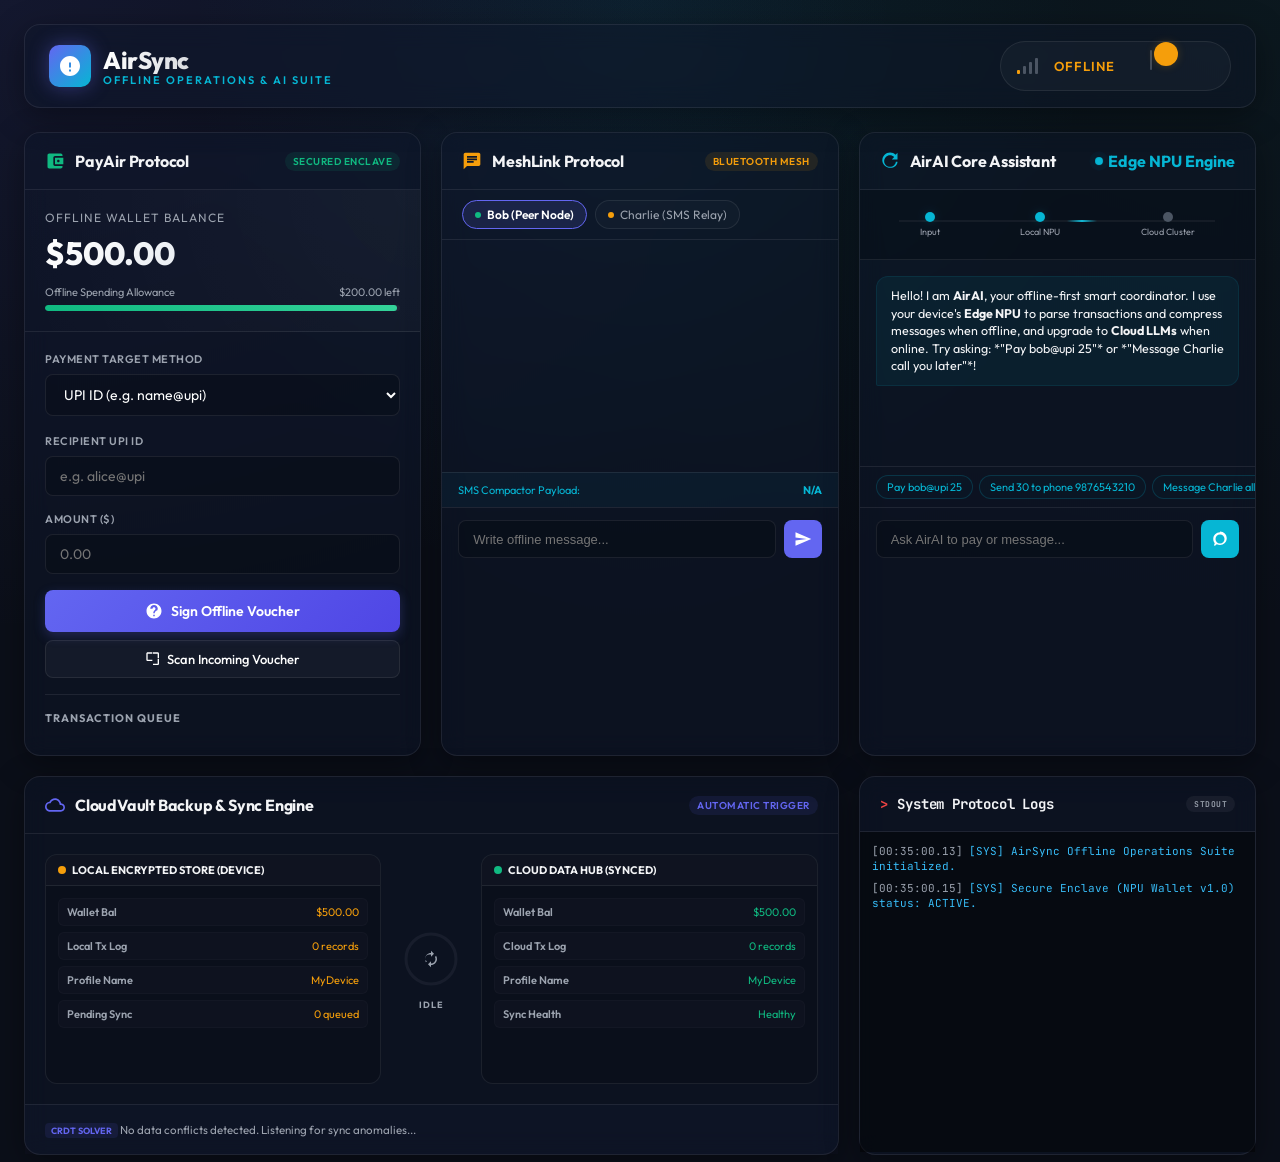
<file: index.html>
<!DOCTYPE html>
<html>
<head>
  <meta http-equiv="refresh" content="0; url=android/app/src/main/assets/index.html">
  <title>AirSync Launcher</title>
</head>
<body style="background-color: #0b0f19; font-family: sans-serif; color: #fff; text-align: center; padding-top: 100px;">
  <p>Launching AirSync Offline Suite...</p>
  <p><a href="android/app/src/main/assets/index.html" style="color: #6366f1;">Click here if not redirected automatically.</a></p>
</body>
</html>
</file>
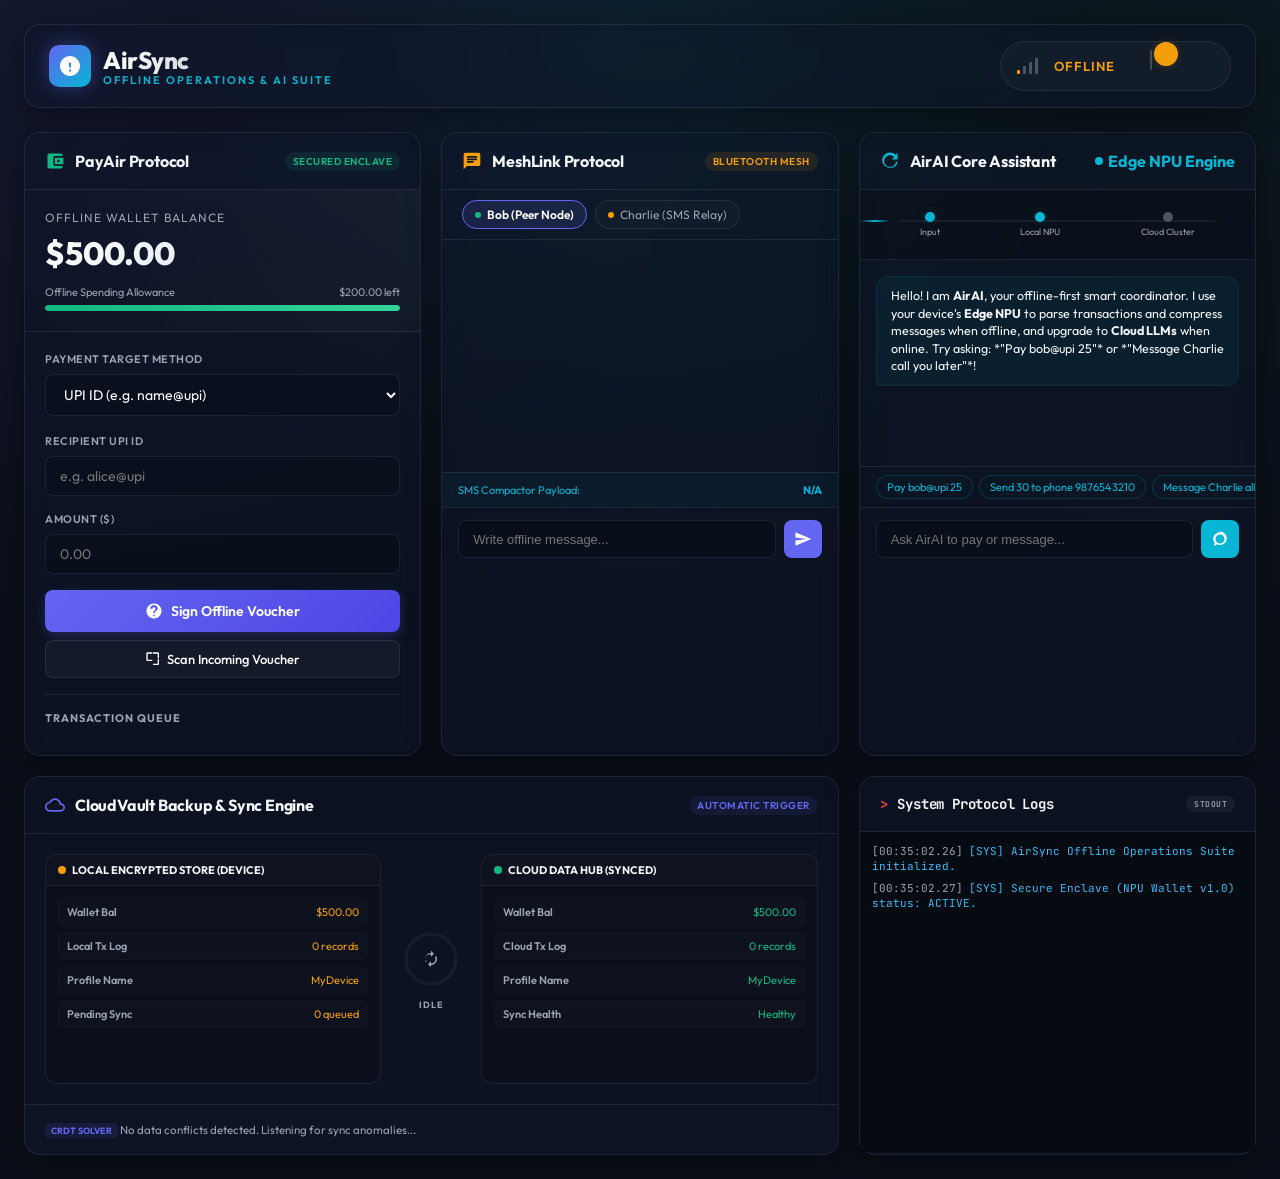
<file: android/app/src/main/assets/index.html>
<!DOCTYPE html>
<html lang="en">
<head>
  <meta charset="UTF-8">
  <meta name="viewport" content="width=device-width, initial-scale=1.0, maximum-scale=1.0, user-scalable=no">
  <title>AirSync: Offline Operations & AI Suite</title>
  <link rel="stylesheet" href="styles.css">
</head>
<body class="offline-state">

  <!-- Main System Header -->
  <header class="glass-card">
    <div class="brand">
      <div class="brand-icon">
        <!-- SVG Lightning Bolt and Signal Wave Combo -->
        <svg viewBox="0 0 24 24">
          <path d="M12 2C6.48 2 2 6.48 2 12s4.48 10 10 10 10-4.48 10-10S17.52 2 12 2zm1 15.5h-2v-2h2v2zm0-4h-2v-5h2v5z"/>
        </svg>
      </div>
      <div class="brand-title">
        <h1>AirSync</h1>
        <span>Offline Operations &amp; AI Suite</span>
      </div>
    </div>
    
    <!-- Connectivity Switch -->
    <div class="connection-control">
      <div class="signal-indicator" id="signalIndicator">
        <div class="signal-bar"></div>
        <div class="signal-bar"></div>
        <div class="signal-bar"></div>
        <div class="signal-bar"></div>
      </div>
      <span class="status-label" id="statusLabel">Offline</span>
      <div class="switch-container">
        <label class="switch-container">
          <input type="checkbox" class="switch-input" id="networkToggle">
          <span class="switch-slider"></span>
        </label>
      </div>
    </div>
  </header>

  <!-- Core Dashboard Grid -->
  <main class="dashboard-grid">
    
    <!-- 1. Secure Offline Payments Panel (PayAir) -->
    <section class="glass-card payment-panel">
      <div class="card-header">
        <div class="card-title">
          <svg class="svg-icon" viewBox="0 0 24 24" style="color: var(--color-online);">
            <path d="M21 18v1c0 1.1-.9 2-2 2H5c-1.11 0-2-.9-2-2V5c0-1.1.89-2 2-2h14c1.1 0 2 .9 2 2v1h-9c-1.11 0-2 .9-2 2v8c0 1.1.89 2 2 2h9zm-9-2h10V8H12v8zm4-2.5c-.83 0-1.5-.67-1.5-1.5s.67-1.5 1.5-1.5 1.5.67 1.5 1.5-.67 1.5-1.5 1.5z"/>
          </svg>
          PayAir Protocol
        </div>
        <span class="card-badge" style="background: rgba(16, 185, 129, 0.1); color: var(--color-online);">Secured Enclave</span>
      </div>
      
      <!-- Wallet Balance View -->
      <div class="wallet-details">
        <span class="balance-label">Offline Wallet Balance</span>
        <div class="balance-amount" id="walletBalance">$250.00</div>
        
        <div class="allowance-bar-container">
          <div class="allowance-meta">
            <span>Offline Spending Allowance</span>
            <span id="allowanceText">$150.00 left</span>
          </div>
          <div class="allowance-track">
            <div class="allowance-fill" id="allowanceFill" style="width: 60%;"></div>
          </div>
        </div>
      </div>
      
      <!-- Payment Interactive Form -->
      <div class="card-content">
        <form id="paymentForm" onsubmit="return false;">
          <div class="form-group">
            <label for="payType">Payment Target Method</label>
            <select id="payType" style="margin-bottom: 2px;">
              <option value="upi">UPI ID (e.g. name@upi)</option>
              <option value="phone">Phone Number (direct pay)</option>
              <option value="bank">Bank Account (Acc &amp; IFSC)</option>
            </select>
          </div>
          <div class="form-group">
            <label for="payRecipient" id="payRecipientLabel">Recipient UPI ID</label>
            <input type="text" id="payRecipient" placeholder="e.g. alice@upi" required>
          </div>
          <div class="form-group">
            <label for="payAmount">Amount ($)</label>
            <input type="number" id="payAmount" min="1" max="150" placeholder="0.00" required>
          </div>
          <button type="button" class="btn-primary" id="btnGenerateVoucher">
            <svg viewBox="0 0 24 24" width="18" height="18" fill="currentColor">
              <path d="M12 2C6.48 2 2 6.48 2 12s4.48 10 10 10 10-4.48 10-10S17.52 2 12 2zm1 17h-2v-2h2v2zm2.07-7.75l-.9.92C13.45 12.9 13 13.5 13 15h-2v-.5c0-1.1.45-2.1 1.17-2.83l1.24-1.26c.37-.36.59-.86.59-1.41 0-1.1-.9-2-2-2s-2 .9-2 2H7c0-2.76 2.24-5 5-5s5 2.24 5 5c0 1.04-.42 1.99-1.07 2.75z"/>
            </svg>
            Sign Offline Voucher
          </button>
          <button type="button" class="btn-secondary" id="btnSimulateScan">
            <svg viewBox="0 0 24 24" width="16" height="16" fill="currentColor">
              <path d="M4 4h7V2H4c-1.1 0-2 .9-2 2v7h2V4zm6 9H4v-7H2v7c0 1.1.9 2 2 2h7v-2zm11-6V4c0-1.1-.9-2-2-2h-7v2h7v7h2zM19 19h-7v2h7c1.1 0 2-.9 2-2v-7h-2v7z"/>
            </svg>
            Scan Incoming Voucher
          </button>
        </form>
        
        <!-- Offline Transactions Ledger -->
        <div class="ledger-container">
          <div class="section-label">Transaction Queue</div>
          <div class="ledger-list" id="ledgerList">
            <!-- Dynamic ledger items -->
          </div>
        </div>
      </div>
      
      <!-- Secure QR Generation Modal -->
      <div class="qr-modal" id="qrModal">
        <div class="qr-voucher-info">
          <h4>Voucher Signed</h4>
          <p>Scan this QR on receiving device to settle</p>
        </div>
        <div class="qr-box" id="qrContainer">
          <!-- Dynamic SVG QR Code will load here -->
        </div>
        <div class="form-group" style="width: 100%; margin-bottom: 12px;">
          <label>Cryptographic Payload Signature</label>
          <input type="text" id="qrSignatureText" readonly style="font-family: var(--font-mono); font-size: 10px; background: rgba(255,255,255,0.02);">
        </div>
        <button type="button" class="btn-primary" id="btnCloseQr" style="background: var(--bg-primary); border: 1px solid var(--border-glass);">
          Close Voucher
        </button>
      </div>
    </section>

    <!-- 2. Mesh & SMS Messaging Panel (MeshLink) -->
    <section class="glass-card messaging-panel">
      <div class="card-header">
        <div class="card-title">
          <svg class="svg-icon" viewBox="0 0 24 24" style="color: var(--color-offline);">
            <path d="M20 2H4c-1.1 0-1.99.9-1.99 2L2 22l4-4h14c1.1 0 2-.9 2-2V4c0-1.1-.9-2-2-2zM6 9h12v2H6V9zm8 5H6v-2h8v2zm4-6H6V6h12v2z"/>
          </svg>
          MeshLink Protocol
        </div>
        <span class="card-badge" style="background: rgba(245, 158, 11, 0.1); color: var(--color-offline);" id="messageModeBadge">Bluetooth Mesh</span>
      </div>
      
      <div class="messaging-box">
        <!-- Peer select tabs -->
        <div class="chat-contacts">
          <div class="contact-tab active" data-peer="Bob">
            <div class="contact-status-dot"></div>
            Bob (Peer Node)
          </div>
          <div class="contact-tab" data-peer="Charlie">
            <div class="contact-status-dot"></div>
            Charlie (SMS Relay)
          </div>
        </div>
        
        <!-- Chat History Pane -->
        <div class="chat-history" id="chatHistory">
          <!-- Chat bubbles loaded dynamically -->
        </div>
        
        <!-- Smart SMS Compactor Info Footer -->
        <div class="sms-compactor-info">
          <span>SMS Compactor Payload:</span>
          <strong id="smsPayloadText">N/A</strong>
        </div>
        
        <!-- Chat Send Form -->
        <div class="chat-input-area">
          <input type="text" id="chatInput" placeholder="Write offline message...">
          <button class="btn-send" id="btnSendMessage">
            <svg viewBox="0 0 24 24" width="18" height="18" fill="currentColor">
              <path d="M2.01 21L23 12 2.01 3 2 10l15 2-15 2z"/>
            </svg>
          </button>
        </div>
      </div>
    </section>

    <!-- 3. Dynamic On-Device & Cloud AI Panel (AirAI) -->
    <section class="glass-card ai-panel">
      <div class="card-header">
        <div class="card-title">
          <svg class="svg-icon" viewBox="0 0 24 24" style="color: var(--color-ai);">
            <path d="M21 10.12h-6.78l2.74-2.82c-2.73-2.7-7.15-2.8-9.88-.1-2.73 2.71-2.73 7.08 0 9.79s7.15 2.71 9.88 0C18.3 15.68 19 14.39 19 13h2c0 1.93-.88 3.7-2.31 5C15.11 21.05 9.12 21.05 5.5 17.5s-3.63-9.39 0-12.94c3.63-3.56 9.61-3.56 13.23 0l2.27-2.34v7.9z"/>
          </svg>
          AirAI Core Assistant
        </div>
        <div class="ai-active-pill">
          <div class="pulse-ring"></div>
          <span id="aiActiveEngine">Edge NPU Engine</span>
        </div>
      </div>
      
      <!-- AI Engine Details Box -->
      <div class="ai-box">
        <!-- Signal / Process Visualizer -->
        <div class="ai-visualizer-container">
          <div class="network-line"></div>
          <div class="network-flow flow-local" style="animation-duration: 1.5s;"></div>
          <div class="network-flow flow-cloud" style="animation-duration: 2.5s; background: linear-gradient(to right, transparent, var(--color-sync), transparent);"></div>
          
          <div class="network-nodes">
            <div class="node-group active" id="nodeDevice">
              <div class="node-point"></div>
              <span>Input</span>
            </div>
            <div class="node-group active" id="nodeLocal">
              <div class="node-point"></div>
              <span>Local NPU</span>
            </div>
            <div class="node-group" id="nodeCloud">
              <div class="node-point"></div>
              <span>Cloud Cluster</span>
            </div>
          </div>
        </div>
        
        <!-- Chat History Pane -->
        <div class="ai-chat-history" id="aiChatHistory">
          <!-- Dynamic bubbles -->
        </div>
        
        <!-- Suggestion Chips -->
        <div class="smart-suggestion-chips" id="aiSuggestions">
          <!-- Suggestion chips will render dynamically based on online status -->
        </div>
        
        <!-- Form Control -->
        <div class="chat-input-area">
          <input type="text" id="aiInput" placeholder="Ask AirAI to pay or message...">
          <button class="btn-send" id="btnSendAi" style="background: var(--color-ai);">
            <svg viewBox="0 0 24 24" width="18" height="18" fill="currentColor">
              <path d="M12 3c-4.97 0-9 4.03-9 9 0 2.12.74 4.07 1.97 5.61L4.35 19.4c-.39.39-.39 1.02 0 1.41.39.39 1.02.39 1.41 0l1.9-1.9C9.22 19.58 10.57 20 12 20c4.97 0 9-4.03 9-9s-4.03-9-9-9zm0 15c-3.31 0-6-2.69-6-6s2.69-6 6-6 6 2.69 6 6-2.69 6-6 6z"/>
            </svg>
          </button>
        </div>
      </div>
    </section>

    <!-- 4. Smart Backup & Cloud Sync Engine (CloudVault) -->
    <section class="glass-card sync-panel">
      <div class="card-header">
        <div class="card-title">
          <svg class="svg-icon" viewBox="0 0 24 24" style="color: var(--color-sync);">
            <path d="M19.35 10.04C18.67 6.59 15.64 4 12 4 9.11 4 6.6 5.64 5.35 8.04 2.34 8.36 0 10.91 0 14c0 3.31 2.69 6 6 6h13c2.76 0 5-2.24 5-5 0-2.64-2.05-4.78-4.65-4.96zM19 18H6c-2.21 0-4-1.79-4-4 0-2.05 1.53-3.76 3.56-3.97l1.07-.11.5-.95C8.08 7.14 9.94 6 12 6c2.62 0 4.88 1.86 5.39 4.43l.3 1.5 1.53.11c1.56.1 2.78 1.41 2.78 2.96 0 1.65-1.35 3-3 3z"/>
          </svg>
          CloudVault Backup &amp; Sync Engine
        </div>
        <span class="card-badge" style="background: rgba(99, 102, 241, 0.1); color: var(--color-sync);">Automatic Trigger</span>
      </div>
      
      <!-- Split Vault Visualization -->
      <div class="sync-grid">
        
        <!-- Left: Device Local SQLite/IndexedDB Enclave -->
        <div class="sync-vault">
          <div class="vault-header">
            <div style="width: 8px; height: 8px; border-radius:50%; background:var(--color-offline);"></div>
            Local Encrypted Store (device)
          </div>
          <div class="vault-content" id="localVaultContent">
            <!-- Records loaded dynamically -->
          </div>
        </div>
        
        <!-- Center Progress Node -->
        <div class="sync-divider" id="syncProgressContainer">
          <div class="sync-ring-container">
            <svg class="sync-progress-circle" width="60" height="60">
              <circle class="bg" cx="30" cy="30" r="25"></circle>
              <circle class="bar" id="syncProgressBar" cx="30" cy="30" r="25"></circle>
            </svg>
            <div class="sync-icon-center">
              <svg viewBox="0 0 24 24">
                <path d="M12 6v3l4-4-4-4v3c-4.42 0-8 3.58-8 8 0 1.57.46 3.03 1.24 4.26l1.48-1.48C4.24 14.14 4 13.1 4 12c0-3.31 2.69-6 6-6zm6.76 1.74l-1.48 1.48C17.76 9.86 18 10.9 18 12c0 3.31-2.69 6-6 6v-3l-4 4 4 4v-3c4.42 0 8-3.58 8-8 0-1.57-.46-3.03-1.24-4.26z"/>
              </svg>
            </div>
          </div>
          <span class="sync-status-label" id="syncStatusLabel">Idle</span>
        </div>
        
        <!-- Right: Decentralized Cloud Ledger -->
        <div class="sync-vault">
          <div class="vault-header">
            <div style="width: 8px; height: 8px; border-radius:50%; background:var(--color-online);"></div>
            Cloud Data Hub (Synced)
          </div>
          <div class="vault-content" id="cloudVaultContent">
            <!-- Cloud records load here -->
          </div>
        </div>
      </div>
      
      <!-- Bottom Conflict Logging -->
      <div class="conflict-ticker">
        <div>
          <span class="conflict-tag">CRDT Solver</span>
          <span id="conflictStatusText">No data conflicts detected. Listening for sync anomalies...</span>
        </div>
      </div>
    </section>

    <!-- 5. Developer Diagnostic Terminal Console -->
    <section class="glass-card console-panel">
      <div class="card-header">
        <div class="card-title" style="font-family: var(--font-mono); font-size: 14px;">
          <span style="color:#ef4444;">&gt;</span> System Protocol Logs
        </div>
        <span class="card-badge" style="background: rgba(255,255,255,0.05); color: var(--color-text-muted); font-family: var(--font-mono); font-size: 8px;">stdout</span>
      </div>
      
      <div class="console-box">
        <div class="console-logs" id="consoleLogs">
          <!-- Scrolling code-like logs -->
        </div>
      </div>
    </section>

  </main>

  <!-- Import Modular Scripts -->
  <script type="module" src="js/storage.js"></script>
  <script type="module" src="js/payments.js"></script>
  <script type="module" src="js/messaging.js"></script>
  <script type="module" src="js/sync.js"></script>
  <script type="module" src="js/ai.js"></script>
  <script type="module" src="js/app.js"></script>
</body>
</html>
</file>
<file: android/app/src/main/assets/styles.css>
@import url('https://fonts.googleapis.com/css2?family=JetBrains+Mono:wght@400;500;700&family=Outfit:wght@300;400;500;600;700;800&display=swap');

:root {
  --bg-primary: #0b0f19;
  --bg-secondary: rgba(17, 24, 39, 0.7);
  --bg-glass: rgba(15, 23, 42, 0.45);
  --border-glass: rgba(255, 255, 255, 0.08);
  --border-glow: rgba(99, 102, 241, 0.2);
  
  --color-online: #10b981;
  --color-online-glow: rgba(16, 185, 129, 0.2);
  
  --color-offline: #f59e0b;
  --color-offline-glow: rgba(245, 158, 11, 0.2);
  
  --color-ai: #06b6d4;
  --color-ai-glow: rgba(6, 182, 212, 0.2);
  
  --color-sync: #6366f1;
  --color-sync-glow: rgba(99, 102, 241, 0.2);
  
  --color-text-main: #f3f4f6;
  --color-text-muted: #9ca3af;
  --color-text-dark: #4b5563;
  
  --font-main: 'Outfit', sans-serif;
  --font-mono: 'JetBrains Mono', monospace;
  
  --shadow-premium: 0 8px 32px 0 rgba(0, 0, 0, 0.37);
  --transition-smooth: all 0.3s cubic-bezier(0.4, 0, 0.2, 1);
}

* {
  box-sizing: border-box;
  margin: 0;
  padding: 0;
}

body {
  background-color: var(--bg-primary);
  background-image: 
    radial-gradient(at 0% 0%, rgba(99, 102, 241, 0.1) 0px, transparent 50%),
    radial-gradient(at 50% 0%, rgba(6, 182, 212, 0.08) 0px, transparent 50%),
    radial-gradient(at 100% 0%, rgba(16, 185, 129, 0.05) 0px, transparent 50%);
  background-attachment: fixed;
  color: var(--color-text-main);
  font-family: var(--font-main);
  min-height: 100vh;
  overflow-x: hidden;
  padding: 24px;
}

/* Scrollbar Styling */
::-webkit-scrollbar {
  width: 6px;
  height: 6px;
}
::-webkit-scrollbar-track {
  background: var(--bg-primary);
}
::-webkit-scrollbar-thumb {
  background: rgba(255, 255, 255, 0.1);
  border-radius: 4px;
}
::-webkit-scrollbar-thumb:hover {
  background: rgba(255, 255, 255, 0.25);
}

/* Glassmorphism utility card */
.glass-card {
  background: var(--bg-glass);
  backdrop-filter: blur(12px);
  -webkit-backdrop-filter: blur(12px);
  border: 1px solid var(--border-glass);
  border-radius: 16px;
  box-shadow: var(--shadow-premium);
  transition: var(--transition-smooth);
}
.glass-card:hover {
  border-color: rgba(255, 255, 255, 0.14);
}

/* Header UI */
header {
  display: flex;
  justify-content: space-between;
  align-items: center;
  margin-bottom: 24px;
  padding: 16px 24px;
  position: relative;
  z-index: 10;
}

.brand {
  display: flex;
  align-items: center;
  gap: 12px;
}

.brand-icon {
  background: linear-gradient(135deg, var(--color-sync), var(--color-ai));
  width: 42px;
  height: 42px;
  border-radius: 10px;
  display: flex;
  align-items: center;
  justify-content: center;
  box-shadow: 0 0 20px rgba(99, 102, 241, 0.4);
}

.brand-icon svg {
  width: 24px;
  height: 24px;
  fill: #fff;
}

.brand-title h1 {
  font-size: 24px;
  font-weight: 800;
  letter-spacing: -0.5px;
  background: linear-gradient(to right, #ffffff, #9ca3af);
  -webkit-background-clip: text;
  -webkit-text-fill-color: transparent;
}

.brand-title span {
  font-size: 11px;
  text-transform: uppercase;
  letter-spacing: 2px;
  color: var(--color-ai);
  font-weight: 600;
  display: block;
  margin-top: -2px;
}

/* Connection Toggler */
.connection-control {
  display: flex;
  align-items: center;
  gap: 16px;
  padding: 8px 16px;
  border-radius: 99px;
  background: rgba(255, 255, 255, 0.03);
  border: 1px solid var(--border-glass);
}

.signal-indicator {
  display: flex;
  align-items: flex-end;
  gap: 3px;
  height: 16px;
}

.signal-bar {
  width: 3px;
  background: var(--color-text-dark);
  border-radius: 1px;
  transition: var(--transition-smooth);
}
.signal-bar:nth-child(1) { height: 25%; }
.signal-bar:nth-child(2) { height: 50%; }
.signal-bar:nth-child(3) { height: 75%; }
.signal-bar:nth-child(4) { height: 100%; }

.status-label {
  font-size: 13px;
  font-weight: 600;
  text-transform: uppercase;
  letter-spacing: 1px;
  min-width: 80px;
}

/* Connection Switcher */
.switch-container {
  position: relative;
  width: 64px;
  height: 32px;
}

.switch-input {
  opacity: 0;
  width: 0;
  height: 0;
}

.switch-slider {
  position: absolute;
  cursor: pointer;
  top: 0;
  left: 0;
  right: 0;
  bottom: 0;
  background-color: #374151;
  transition: .4s;
  border-radius: 34px;
  border: 1px solid rgba(255, 255, 255, 0.05);
}

.switch-slider:before {
  position: absolute;
  content: "";
  height: 24px;
  width: 24px;
  left: 3px;
  bottom: 3px;
  background-color: var(--color-offline);
  transition: .4s;
  border-radius: 50%;
  box-shadow: 0 0 10px var(--color-offline-glow);
}

/* Online states dynamic overrides */
body.online-state {
  --border-glass: rgba(16, 185, 129, 0.15);
}

body.online-state .switch-input:checked + .switch-slider {
  background-color: rgba(16, 185, 129, 0.2);
  border-color: rgba(16, 185, 129, 0.3);
}

body.online-state .switch-input:checked + .switch-slider:before {
  transform: translateX(32px);
  background-color: var(--color-online);
  box-shadow: 0 0 15px rgba(16, 185, 129, 0.6);
}

body.online-state .signal-bar {
  background: var(--color-online);
  box-shadow: 0 0 5px var(--color-online-glow);
}

body.online-state .status-label {
  color: var(--color-online);
}

body.offline-state .status-label {
  color: var(--color-offline);
}

body.offline-state .signal-bar {
  background: var(--color-text-dark);
  box-shadow: none;
}
body.offline-state .signal-bar:nth-child(1) {
  background: var(--color-offline);
}

/* Main Dashboard Grid */
.dashboard-grid {
  display: grid;
  grid-template-columns: repeat(12, 1fr);
  gap: 20px;
  max-width: 1400px;
  margin: 0 auto;
}

/* Common Card Header styles */
.card-header {
  padding: 18px 20px;
  border-bottom: 1px solid var(--border-glass);
  display: flex;
  justify-content: space-between;
  align-items: center;
}

.card-title {
  display: flex;
  align-items: center;
  gap: 10px;
  font-size: 16px;
  font-weight: 700;
  letter-spacing: -0.2px;
}

.card-title svg {
  width: 20px;
  height: 20px;
}

.card-badge {
  font-size: 10px;
  padding: 3px 8px;
  border-radius: 99px;
  font-weight: 600;
  text-transform: uppercase;
  letter-spacing: 0.5px;
}

/* Panels */
.payment-panel {
  grid-column: span 4;
}

.messaging-panel {
  grid-column: span 4;
}

.ai-panel {
  grid-column: span 4;
}

.sync-panel {
  grid-column: span 8;
}

.console-panel {
  grid-column: span 4;
}

@media (max-width: 1200px) {
  .payment-panel, .messaging-panel, .ai-panel {
    grid-column: span 6;
  }
  .sync-panel, .console-panel {
    grid-column: span 12;
  }
}

@media (max-width: 768px) {
  .payment-panel, .messaging-panel, .ai-panel, .sync-panel, .console-panel {
    grid-column: span 12;
  }
  header {
    flex-direction: column;
    gap: 16px;
    align-items: flex-start;
  }
  .connection-control {
    width: 100%;
    justify-content: space-between;
  }
}

/* 1. Payment Styles */
.wallet-details {
  padding: 20px;
  background: radial-gradient(circle at 100% 0%, rgba(255, 255, 255, 0.03), transparent);
  border-bottom: 1px solid var(--border-glass);
  display: flex;
  flex-direction: column;
  gap: 12px;
}

.balance-label {
  font-size: 12px;
  color: var(--color-text-muted);
  text-transform: uppercase;
  letter-spacing: 1px;
}

.balance-amount {
  font-size: 32px;
  font-weight: 800;
  background: linear-gradient(135deg, #ffffff, #cbd5e1);
  -webkit-background-clip: text;
  -webkit-text-fill-color: transparent;
  line-height: 1;
}

.allowance-bar-container {
  display: flex;
  flex-direction: column;
  gap: 6px;
  margin-top: 4px;
}

.allowance-meta {
  display: flex;
  justify-content: space-between;
  font-size: 11px;
  color: var(--color-text-muted);
}

.allowance-track {
  width: 100%;
  height: 6px;
  background: rgba(255, 255, 255, 0.05);
  border-radius: 99px;
  overflow: hidden;
}

.allowance-fill {
  height: 100%;
  width: 60%;
  background: linear-gradient(90deg, var(--color-online), #34d399);
  border-radius: 99px;
  transition: width 0.5s cubic-bezier(0.4, 0, 0.2, 1);
}

.card-content {
  padding: 20px;
}

.form-group {
  display: flex;
  flex-direction: column;
  gap: 8px;
  margin-bottom: 16px;
}

.form-group label {
  font-size: 11px;
  font-weight: 600;
  text-transform: uppercase;
  color: var(--color-text-muted);
  letter-spacing: 0.5px;
}

.form-group input, .form-group textarea, .form-group select {
  background: rgba(0, 0, 0, 0.2);
  border: 1px solid var(--border-glass);
  color: #fff;
  font-family: var(--font-main);
  padding: 10px 14px;
  border-radius: 8px;
  outline: none;
  font-size: 14px;
  transition: var(--transition-smooth);
}

.form-group input:focus, .form-group textarea:focus, .form-group select:focus {
  border-color: var(--color-sync);
  box-shadow: 0 0 10px rgba(99, 102, 241, 0.15);
}

.btn-primary {
  width: 100%;
  background: linear-gradient(135deg, var(--color-sync), #4f46e5);
  border: none;
  color: #fff;
  font-family: var(--font-main);
  font-weight: 600;
  font-size: 14px;
  padding: 12px;
  border-radius: 8px;
  cursor: pointer;
  transition: var(--transition-smooth);
  box-shadow: 0 4px 12px rgba(99, 102, 241, 0.25);
  display: flex;
  align-items: center;
  justify-content: center;
  gap: 8px;
}

.btn-primary:hover {
  filter: brightness(1.1);
  transform: translateY(-1px);
  box-shadow: 0 6px 16px rgba(99, 102, 241, 0.35);
}

.btn-primary:active {
  transform: translateY(1px);
}

.btn-secondary {
  width: 100%;
  background: rgba(255, 255, 255, 0.04);
  border: 1px solid var(--border-glass);
  color: #fff;
  font-family: var(--font-main);
  font-weight: 500;
  font-size: 13px;
  padding: 10px;
  border-radius: 8px;
  cursor: pointer;
  transition: var(--transition-smooth);
  display: flex;
  align-items: center;
  justify-content: center;
  gap: 6px;
  margin-top: 8px;
}

.btn-secondary:hover {
  background: rgba(255, 255, 255, 0.08);
}

/* Modal and QR overlay simulation inside card */
.qr-modal {
  position: absolute;
  top: 0;
  left: 0;
  width: 100%;
  height: 100%;
  background: rgba(11, 15, 25, 0.95);
  border-radius: 16px;
  display: flex;
  flex-direction: column;
  align-items: center;
  justify-content: center;
  padding: 24px;
  opacity: 0;
  pointer-events: none;
  transition: var(--transition-smooth);
  z-index: 5;
}

.qr-modal.active {
  opacity: 1;
  pointer-events: auto;
}

.qr-box {
  background: #ffffff;
  padding: 16px;
  border-radius: 12px;
  box-shadow: 0 10px 25px rgba(0, 0, 0, 0.5);
  margin-bottom: 16px;
  display: flex;
  justify-content: center;
  align-items: center;
}

.qr-voucher-info {
  text-align: center;
  margin-bottom: 20px;
}

.qr-voucher-info h4 {
  font-size: 18px;
  font-weight: 700;
  margin-bottom: 4px;
}

.qr-voucher-info p {
  font-size: 12px;
  color: var(--color-text-muted);
}

/* Ledger List */
.ledger-container {
  margin-top: 16px;
  border-top: 1px solid var(--border-glass);
  padding-top: 16px;
}

.section-label {
  font-size: 11px;
  font-weight: 700;
  color: var(--color-text-muted);
  text-transform: uppercase;
  letter-spacing: 1px;
  margin-bottom: 10px;
}

.ledger-list {
  display: flex;
  flex-direction: column;
  gap: 8px;
  max-height: 140px;
  overflow-y: auto;
  padding-right: 4px;
}

.ledger-item {
  display: flex;
  justify-content: space-between;
  align-items: center;
  padding: 8px 10px;
  border-radius: 8px;
  background: rgba(255, 255, 255, 0.02);
  border: 1px solid rgba(255, 255, 255, 0.02);
  font-size: 12px;
}

.ledger-item-left {
  display: flex;
  flex-direction: column;
  gap: 2px;
}

.ledger-recipient {
  font-weight: 600;
}

.ledger-meta {
  font-size: 10px;
  color: var(--color-text-muted);
  display: flex;
  align-items: center;
  gap: 6px;
}

.ledger-status {
  padding: 1px 5px;
  border-radius: 4px;
  font-size: 8px;
  font-weight: 700;
  text-transform: uppercase;
}

.status-pending {
  background: rgba(245, 158, 11, 0.1);
  color: var(--color-offline);
}

.status-synced {
  background: rgba(16, 185, 129, 0.1);
  color: var(--color-online);
}

.ledger-amount {
  font-weight: 700;
}

.ledger-amount.minus {
  color: #ef4444;
}

.ledger-amount.plus {
  color: var(--color-online);
}

/* 2. Messaging Styles */
.messaging-box {
  display: flex;
  flex-direction: column;
  height: 380px;
}

.chat-contacts {
  display: flex;
  gap: 8px;
  padding: 10px 20px;
  border-bottom: 1px solid var(--border-glass);
  overflow-x: auto;
}

.contact-tab {
  padding: 6px 12px;
  border-radius: 20px;
  font-size: 12px;
  cursor: pointer;
  background: rgba(255, 255, 255, 0.02);
  border: 1px solid var(--border-glass);
  white-space: nowrap;
  transition: var(--transition-smooth);
  color: var(--color-text-muted);
  display: flex;
  align-items: center;
  gap: 6px;
}

.contact-tab.active {
  background: rgba(99, 102, 241, 0.15);
  border-color: var(--color-sync);
  color: #fff;
  font-weight: 600;
}

.contact-status-dot {
  width: 6px;
  height: 6px;
  border-radius: 50%;
  background: var(--color-online);
}
.contact-tab:nth-child(2) .contact-status-dot {
  background: var(--color-offline);
}

.chat-history {
  flex: 1;
  padding: 16px;
  overflow-y: auto;
  display: flex;
  flex-direction: column;
  gap: 12px;
}

.chat-bubble {
  max-width: 80%;
  padding: 10px 14px;
  border-radius: 14px;
  font-size: 13px;
  line-height: 1.4;
  position: relative;
}

.chat-bubble.sent {
  align-self: flex-end;
  background: linear-gradient(135deg, var(--color-sync), #4f46e5);
  border-bottom-right-radius: 2px;
}

.chat-bubble.received {
  align-self: flex-start;
  background: rgba(255, 255, 255, 0.05);
  border-bottom-left-radius: 2px;
}

.bubble-meta {
  display: flex;
  justify-content: flex-end;
  align-items: center;
  gap: 4px;
  font-size: 9px;
  color: rgba(255, 255, 255, 0.6);
  margin-top: 4px;
}

.chat-input-area {
  padding: 12px 16px;
  border-top: 1px solid var(--border-glass);
  display: flex;
  gap: 8px;
}

.chat-input-area input {
  flex: 1;
  background: rgba(0, 0, 0, 0.2);
  border: 1px solid var(--border-glass);
  color: #fff;
  padding: 10px 14px;
  border-radius: 8px;
  outline: none;
  font-size: 13px;
}

.btn-send {
  background: var(--color-sync);
  border: none;
  color: white;
  width: 38px;
  height: 38px;
  border-radius: 8px;
  cursor: pointer;
  display: flex;
  align-items: center;
  justify-content: center;
  transition: var(--transition-smooth);
}

.btn-send:hover {
  background: #4f46e5;
  transform: scale(1.05);
}

.sms-compactor-info {
  padding: 10px 16px;
  background: rgba(6, 182, 212, 0.05);
  border-top: 1px solid var(--border-glass);
  font-size: 11px;
  display: flex;
  justify-content: space-between;
  align-items: center;
  color: var(--color-ai);
}

/* 3. AI Assistant Styles */
.ai-box {
  display: flex;
  flex-direction: column;
  height: 380px;
}

.ai-engine-status {
  padding: 8px 16px;
  border-bottom: 1px solid var(--border-glass);
  display: flex;
  align-items: center;
  justify-content: space-between;
  font-size: 11px;
  color: var(--color-text-muted);
}

.ai-active-pill {
  display: flex;
  align-items: center;
  gap: 5px;
  font-weight: 700;
  color: var(--color-ai);
}

.pulse-ring {
  width: 8px;
  height: 8px;
  background-color: var(--color-ai);
  border-radius: 50%;
  box-shadow: 0 0 0 0 rgba(6, 182, 212, 0.7);
  animation: pulse 1.6s infinite;
}

@keyframes pulse {
  0% {
    transform: scale(0.95);
    box-shadow: 0 0 0 0 rgba(6, 182, 212, 0.7);
  }
  70% {
    transform: scale(1);
    box-shadow: 0 0 0 6px rgba(6, 182, 212, 0);
  }
  100% {
    transform: scale(0.95);
    box-shadow: 0 0 0 0 rgba(6, 182, 212, 0);
  }
}

.ai-visualizer-container {
  height: 70px;
  border-bottom: 1px solid var(--border-glass);
  position: relative;
  overflow: hidden;
  background: rgba(0, 0, 0, 0.2);
}

.network-nodes {
  display: flex;
  justify-content: space-around;
  align-items: center;
  height: 100%;
  padding: 0 20px;
}

.node-group {
  display: flex;
  flex-direction: column;
  align-items: center;
  font-size: 9px;
  color: var(--color-text-muted);
  gap: 4px;
  z-index: 2;
}

.node-point {
  width: 10px;
  height: 10px;
  border-radius: 50%;
  background: var(--color-text-dark);
  transition: var(--transition-smooth);
}

.node-group.active .node-point {
  background: var(--color-ai);
  box-shadow: 0 0 10px var(--color-ai-glow);
}

.network-line {
  position: absolute;
  top: 30px;
  left: 10%;
  right: 10%;
  height: 2px;
  background: rgba(255, 255, 255, 0.05);
  z-index: 1;
}

.network-flow {
  position: absolute;
  top: 30px;
  left: 0;
  width: 30px;
  height: 2px;
  background: linear-gradient(to right, transparent, var(--color-ai), transparent);
  animation: flow 2s linear infinite;
  display: none;
}

body.offline-state .flow-local { display: block; }
body.online-state .flow-cloud { display: block; }

@keyframes flow {
  0% { left: 15%; }
  100% { left: 85%; }
}

.ai-chat-history {
  flex: 1;
  padding: 16px;
  overflow-y: auto;
  display: flex;
  flex-direction: column;
  gap: 12px;
}

.ai-chat-bubble {
  padding: 10px 14px;
  border-radius: 12px;
  font-size: 12.5px;
  line-height: 1.4;
}

.ai-chat-bubble.user {
  background: rgba(255, 255, 255, 0.04);
  align-self: flex-end;
  border-bottom-right-radius: 2px;
}

.ai-chat-bubble.assistant {
  background: rgba(6, 182, 212, 0.07);
  border: 1px solid rgba(6, 182, 212, 0.1);
  align-self: flex-start;
  border-bottom-left-radius: 2px;
}

.smart-suggestion-chips {
  display: flex;
  gap: 6px;
  padding: 8px 16px;
  overflow-x: auto;
  border-top: 1px solid var(--border-glass);
}

.suggestion-chip {
  padding: 4px 10px;
  border-radius: 99px;
  font-size: 11px;
  border: 1px solid rgba(6, 182, 212, 0.2);
  background: rgba(6, 182, 212, 0.02);
  color: var(--color-ai);
  cursor: pointer;
  white-space: nowrap;
  transition: var(--transition-smooth);
}

.suggestion-chip:hover {
  background: rgba(6, 182, 212, 0.1);
}

/* 4. Cloud Sync Engine Styles */
.sync-grid {
  display: grid;
  grid-template-columns: 1fr 100px 1fr;
  padding: 20px;
  height: 270px;
}

.sync-vault {
  display: flex;
  flex-direction: column;
  border: 1px solid var(--border-glass);
  border-radius: 12px;
  background: rgba(0, 0, 0, 0.15);
  overflow: hidden;
}

.vault-header {
  padding: 8px 12px;
  font-size: 11px;
  font-weight: 700;
  text-transform: uppercase;
  background: rgba(255, 255, 255, 0.02);
  border-bottom: 1px solid var(--border-glass);
  display: flex;
  align-items: center;
  gap: 6px;
}

.vault-content {
  flex: 1;
  padding: 12px;
  overflow-y: auto;
}

.vault-record {
  display: flex;
  justify-content: space-between;
  font-size: 11px;
  padding: 6px 8px;
  background: rgba(255, 255, 255, 0.02);
  border: 1px solid rgba(255, 255, 255, 0.02);
  border-radius: 6px;
  margin-bottom: 6px;
}

.vault-record-key {
  font-weight: 600;
  color: var(--color-text-muted);
}

.vault-record-val {
  color: #fff;
}

.sync-divider {
  display: flex;
  flex-direction: column;
  align-items: center;
  justify-content: center;
  position: relative;
}

.sync-ring-container {
  position: relative;
  width: 60px;
  height: 60px;
  display: flex;
  align-items: center;
  justify-content: center;
}

.sync-progress-circle {
  transform: rotate(-90deg);
}

.sync-progress-circle circle {
  fill: none;
  stroke-width: 3;
}

.sync-progress-circle .bg {
  stroke: rgba(255, 255, 255, 0.05);
}

.sync-progress-circle .bar {
  stroke: var(--color-sync);
  stroke-dasharray: 157;
  stroke-dashoffset: 157;
  transition: stroke-dashoffset 0.1s linear;
}

.sync-icon-center {
  position: absolute;
  width: 28px;
  height: 28px;
  display: flex;
  align-items: center;
  justify-content: center;
}

.sync-icon-center svg {
  width: 18px;
  height: 18px;
  fill: var(--color-text-muted);
  transition: var(--transition-smooth);
}

.sync-active .sync-icon-center svg {
  fill: var(--color-sync);
  animation: spin 1.5s linear infinite;
}

@keyframes spin {
  100% { transform: rotate(360deg); }
}

.sync-status-label {
  font-size: 9px;
  font-weight: 700;
  text-transform: uppercase;
  color: var(--color-text-muted);
  margin-top: 10px;
  letter-spacing: 1px;
}

.sync-active .sync-status-label {
  color: var(--color-sync);
}

.conflict-ticker {
  height: 50px;
  border-top: 1px solid var(--border-glass);
  padding: 10px 20px;
  display: flex;
  align-items: center;
  justify-content: space-between;
  font-size: 11.5px;
  color: var(--color-text-muted);
  background: rgba(99, 102, 241, 0.02);
}

.conflict-tag {
  background: rgba(99, 102, 241, 0.1);
  color: var(--color-sync);
  padding: 2px 6px;
  border-radius: 4px;
  font-weight: 700;
  font-size: 9px;
  text-transform: uppercase;
}

/* 5. Terminal Console Styles */
.console-box {
  display: flex;
  flex-direction: column;
  height: 320px;
}

.console-logs {
  flex: 1;
  padding: 12px;
  background: rgba(0, 0, 0, 0.45);
  font-family: var(--font-mono);
  font-size: 11px;
  color: #38bdf8;
  overflow-y: auto;
  display: flex;
  flex-direction: column;
  gap: 6px;
}

.log-entry {
  line-height: 1.4;
  word-break: break-all;
}

.log-timestamp {
  color: var(--color-text-muted);
  margin-right: 6px;
}

.log-info { color: #38bdf8; }
.log-warn { color: var(--color-offline); }
.log-success { color: var(--color-online); }
.log-ai { color: var(--color-ai); }

/* SVG icons helpers */
.svg-icon {
  display: inline-block;
  vertical-align: middle;
  fill: currentColor;
}
</file>
